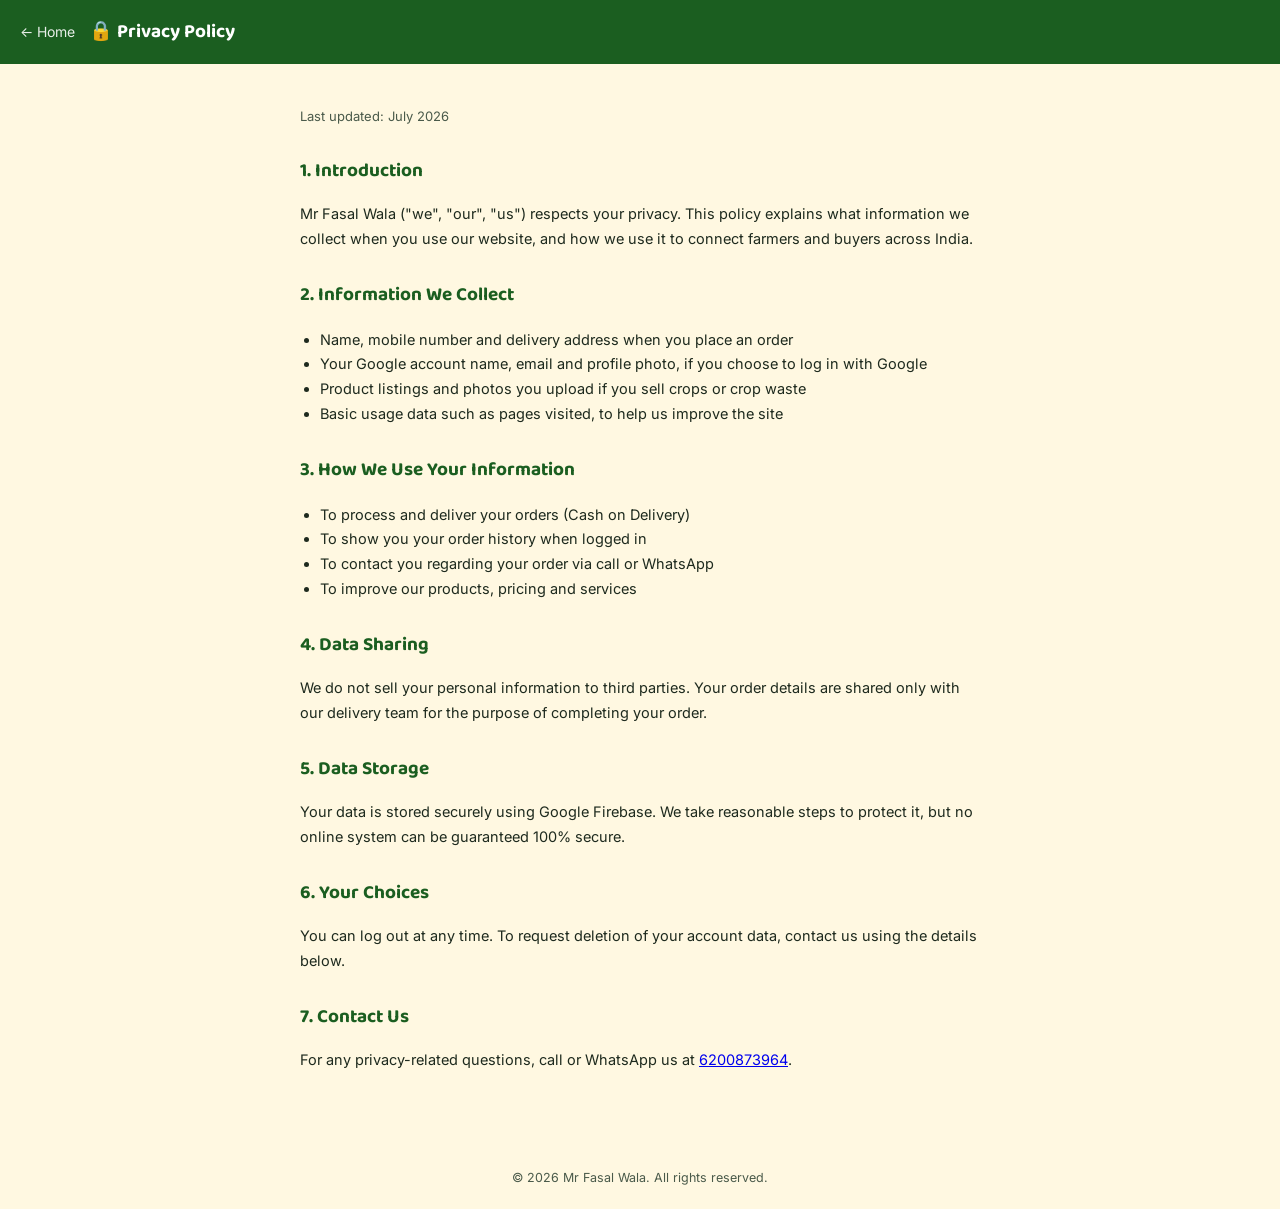
<file: privacy.html>
<!DOCTYPE html>
<html lang="en">
<head>
<meta charset="UTF-8">
<meta name="viewport" content="width=device-width, initial-scale=1.0">
<title>Privacy Policy | Mr Fasal Wala</title>
<link href="https://fonts.googleapis.com/css2?family=Baloo+2:wght@600;700;800&family=Inter:wght@400;500;600;700&display=swap" rel="stylesheet">
<meta name="theme-color" content="#2E7D32">
<link rel="icon" href="icon-192.png">
<style>
  :root{--green:#2E7D32;--green-800:#1B5E20;--cream:#FFF8E1;--ink:#1E2A1E;--ink-soft:#4A5A4A;--line:#E4E2D6;}
  *{box-sizing:border-box;}
  body{margin:0;font-family:'Inter',sans-serif;background:var(--cream);color:var(--ink);line-height:1.7;}
  header{background:var(--green-800);color:#fff;padding:16px 20px;display:flex;align-items:center;gap:14px;}
  header a{color:#fff;text-decoration:none;font-size:14px;opacity:.9;}
  header h1{font-family:'Baloo 2',sans-serif;font-size:19px;margin:0;}
  main{max-width:720px;margin:0 auto;padding:28px 20px 60px;}
  h2{font-family:'Baloo 2',sans-serif;color:var(--green-800);font-size:19px;margin:28px 0 8px;}
  h2:first-child{margin-top:0;}
  p,li{font-size:14.5px;color:var(--ink);}
  .updated{color:var(--ink-soft);font-size:13px;margin-bottom:20px;}
  ul{padding-left:20px;}
  footer{text-align:center;padding:20px;font-size:12.5px;color:var(--ink-soft);}
</style>
</head>
<body>

<header>
  <a href="index.html">← Home</a>
  <h1>🔒 Privacy Policy</h1>
</header>

<main>
  <p class="updated">Last updated: July 2026</p>

  <h2>1. Introduction</h2>
  <p>Mr Fasal Wala ("we", "our", "us") respects your privacy. This policy explains what information we collect when you use our website, and how we use it to connect farmers and buyers across India.</p>

  <h2>2. Information We Collect</h2>
  <ul>
    <li>Name, mobile number and delivery address when you place an order</li>
    <li>Your Google account name, email and profile photo, if you choose to log in with Google</li>
    <li>Product listings and photos you upload if you sell crops or crop waste</li>
    <li>Basic usage data such as pages visited, to help us improve the site</li>
  </ul>

  <h2>3. How We Use Your Information</h2>
  <ul>
    <li>To process and deliver your orders (Cash on Delivery)</li>
    <li>To show you your order history when logged in</li>
    <li>To contact you regarding your order via call or WhatsApp</li>
    <li>To improve our products, pricing and services</li>
  </ul>

  <h2>4. Data Sharing</h2>
  <p>We do not sell your personal information to third parties. Your order details are shared only with our delivery team for the purpose of completing your order.</p>

  <h2>5. Data Storage</h2>
  <p>Your data is stored securely using Google Firebase. We take reasonable steps to protect it, but no online system can be guaranteed 100% secure.</p>

  <h2>6. Your Choices</h2>
  <p>You can log out at any time. To request deletion of your account data, contact us using the details below.</p>

  <h2>7. Contact Us</h2>
  <p>For any privacy-related questions, call or WhatsApp us at <a href="tel:6200873964">6200873964</a>.</p>
</main>

<footer>© <span id="year"></span> Mr Fasal Wala. All rights reserved.</footer>
<script>document.getElementById("year").textContent = new Date().getFullYear();</script>
</body>
</html>
</file>
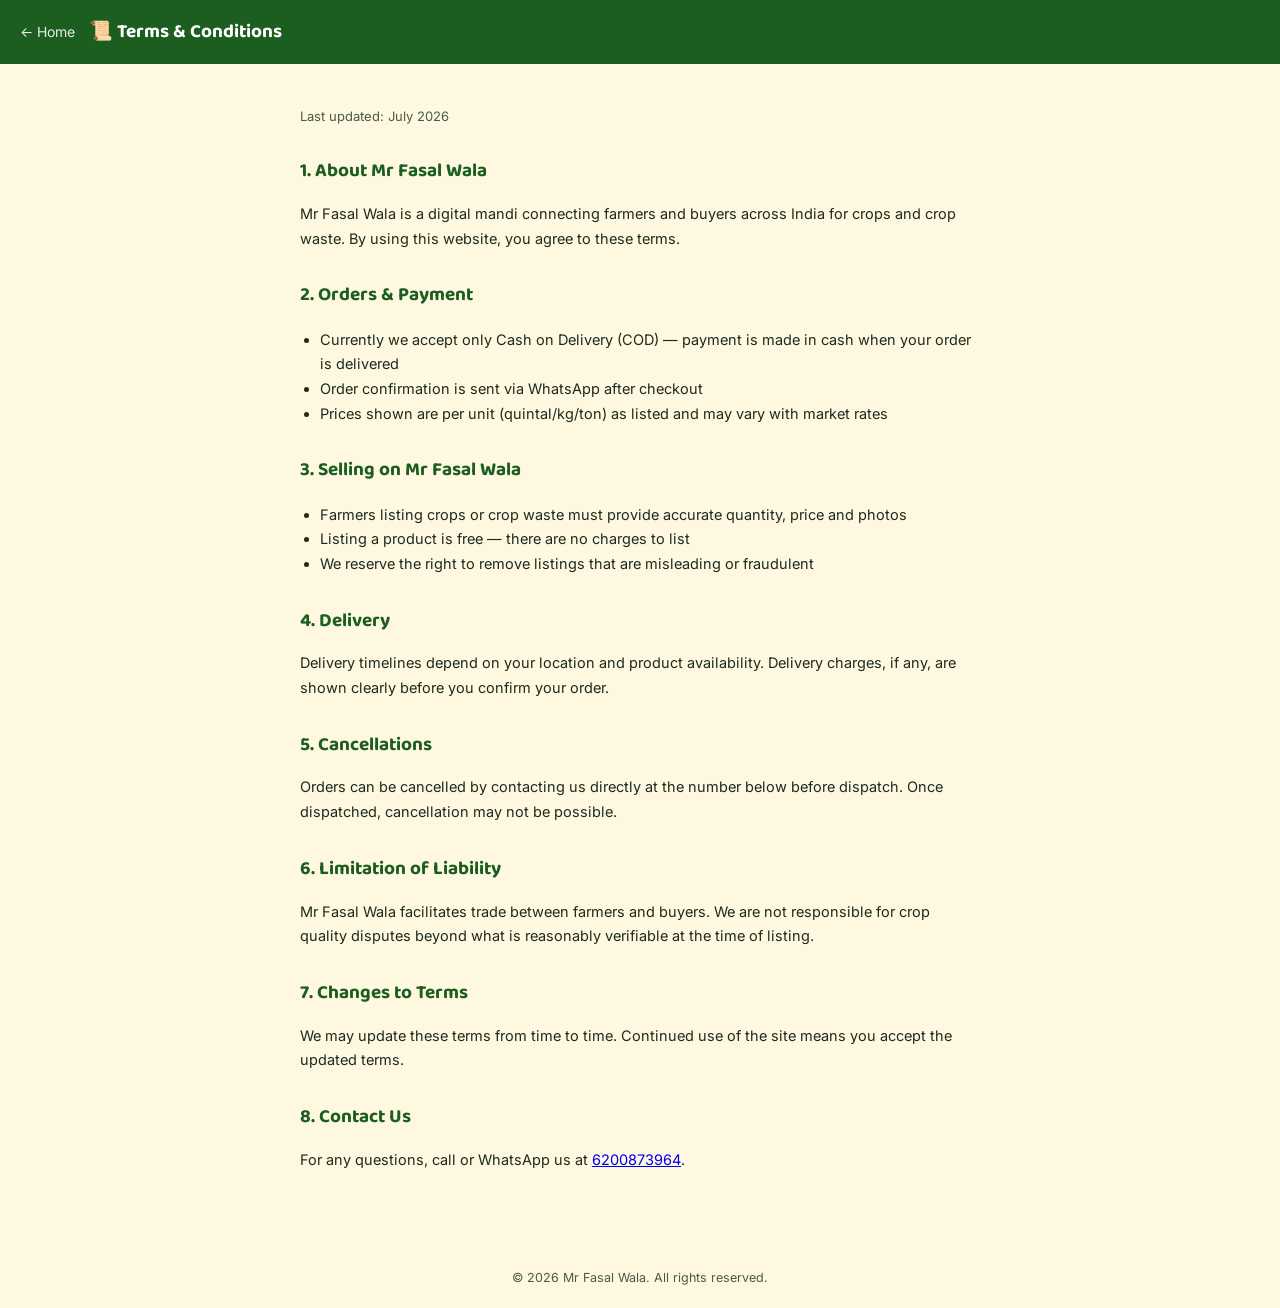
<file: terms.html>
<!DOCTYPE html>
<html lang="en">
<head>
<meta charset="UTF-8">
<meta name="viewport" content="width=device-width, initial-scale=1.0">
<title>Terms & Conditions | Mr Fasal Wala</title>
<link href="https://fonts.googleapis.com/css2?family=Baloo+2:wght@600;700;800&family=Inter:wght@400;500;600;700&display=swap" rel="stylesheet">
<meta name="theme-color" content="#2E7D32">
<link rel="icon" href="icon-192.png">
<style>
  :root{--green:#2E7D32;--green-800:#1B5E20;--cream:#FFF8E1;--ink:#1E2A1E;--ink-soft:#4A5A4A;--line:#E4E2D6;}
  *{box-sizing:border-box;}
  body{margin:0;font-family:'Inter',sans-serif;background:var(--cream);color:var(--ink);line-height:1.7;}
  header{background:var(--green-800);color:#fff;padding:16px 20px;display:flex;align-items:center;gap:14px;}
  header a{color:#fff;text-decoration:none;font-size:14px;opacity:.9;}
  header h1{font-family:'Baloo 2',sans-serif;font-size:19px;margin:0;}
  main{max-width:720px;margin:0 auto;padding:28px 20px 60px;}
  h2{font-family:'Baloo 2',sans-serif;color:var(--green-800);font-size:19px;margin:28px 0 8px;}
  h2:first-child{margin-top:0;}
  p,li{font-size:14.5px;color:var(--ink);}
  .updated{color:var(--ink-soft);font-size:13px;margin-bottom:20px;}
  ul{padding-left:20px;}
  footer{text-align:center;padding:20px;font-size:12.5px;color:var(--ink-soft);}
</style>
</head>
<body>

<header>
  <a href="index.html">← Home</a>
  <h1>📜 Terms &amp; Conditions</h1>
</header>

<main>
  <p class="updated">Last updated: July 2026</p>

  <h2>1. About Mr Fasal Wala</h2>
  <p>Mr Fasal Wala is a digital mandi connecting farmers and buyers across India for crops and crop waste. By using this website, you agree to these terms.</p>

  <h2>2. Orders &amp; Payment</h2>
  <ul>
    <li>Currently we accept only Cash on Delivery (COD) — payment is made in cash when your order is delivered</li>
    <li>Order confirmation is sent via WhatsApp after checkout</li>
    <li>Prices shown are per unit (quintal/kg/ton) as listed and may vary with market rates</li>
  </ul>

  <h2>3. Selling on Mr Fasal Wala</h2>
  <ul>
    <li>Farmers listing crops or crop waste must provide accurate quantity, price and photos</li>
    <li>Listing a product is free — there are no charges to list</li>
    <li>We reserve the right to remove listings that are misleading or fraudulent</li>
  </ul>

  <h2>4. Delivery</h2>
  <p>Delivery timelines depend on your location and product availability. Delivery charges, if any, are shown clearly before you confirm your order.</p>

  <h2>5. Cancellations</h2>
  <p>Orders can be cancelled by contacting us directly at the number below before dispatch. Once dispatched, cancellation may not be possible.</p>

  <h2>6. Limitation of Liability</h2>
  <p>Mr Fasal Wala facilitates trade between farmers and buyers. We are not responsible for crop quality disputes beyond what is reasonably verifiable at the time of listing.</p>

  <h2>7. Changes to Terms</h2>
  <p>We may update these terms from time to time. Continued use of the site means you accept the updated terms.</p>

  <h2>8. Contact Us</h2>
  <p>For any questions, call or WhatsApp us at <a href="tel:6200873964">6200873964</a>.</p>
</main>

<footer>© <span id="year"></span> Mr Fasal Wala. All rights reserved.</footer>
<script>document.getElementById("year").textContent = new Date().getFullYear();</script>
</body>
</html>
</file>
